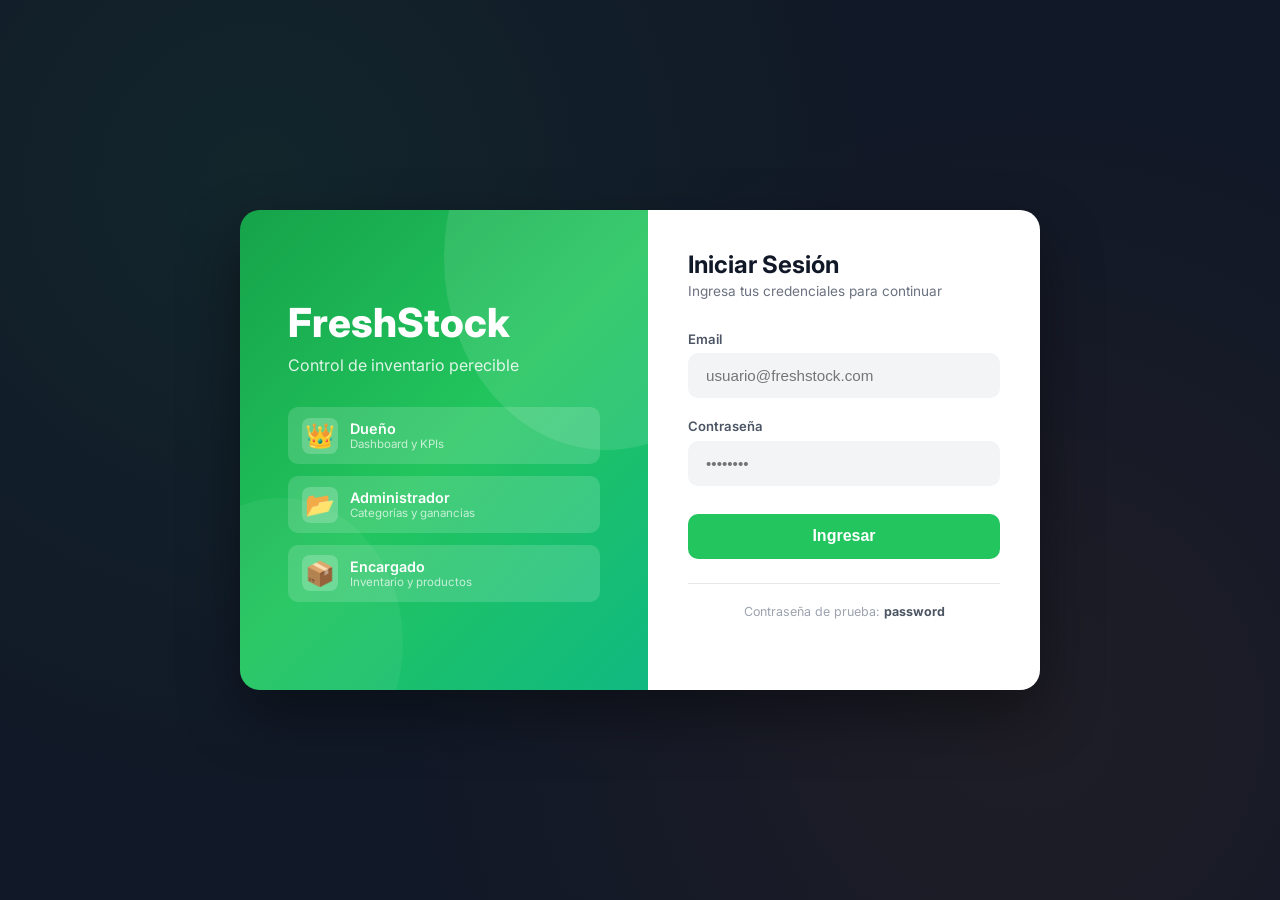
<file: index.html>
<!DOCTYPE html>
<html lang="es">
<head>
    <meta charset="UTF-8">
    <meta name="viewport" content="width=device-width, initial-scale=1.0">
    <title>FreshStock</title>
    <link href="https://fonts.googleapis.com/css2?family=Inter:wght@400;500;600;700&display=swap" rel="stylesheet">
    <link rel="stylesheet" href="css/style.css">
</head>
<body>
    <div class="app-container">
        <aside class="sidebar" id="sidebar">
            <div class="sidebar-header"><h1>FreshStock</h1><p>Control de Inventario</p></div>
            <div class="user-info">
                <span class="user-avatar" id="userAvatar"></span>
                <div class="user-details">
                    <span class="user-name" id="userName"></span>
                    <span class="user-role" id="userRole"></span>
                </div>
            </div>
            <ul class="nav-menu" id="navMenu"></ul>
            <div class="sidebar-user"><a href="#" class="logout-btn" onclick="logout()">Cerrar Sesión</a></div>
        </aside>
        <main class="main-content">
            <div id="pages"></div>
            <div id="toast" class="toast hidden"></div>
        </main>
    </div>

    <!-- Modals -->
    <div id="productModal" class="modal hidden">
        <div class="modal-content">
            <div class="modal-header"><h2 id="modalTitle">Registrar Producto</h2><button class="close-btn" onclick="closeModal()">&times;</button></div>
            <form id="productForm">
                <input type="hidden" id="productId">
                <div class="form-grid">
                    <div class="form-group"><label for="nombre">Nombre *</label><input type="text" id="nombre" required placeholder="Ej: Yogurt Natural 1L"></div>
                    <div class="form-group"><label for="categoria">Categoría *</label><select id="categoria" required><option value="">Seleccionar categoría...</option></select></div>
                    <div class="form-group"><label for="stock">Stock *</label><input type="number" id="stock" required min="0" placeholder="0"></div>
                    <div class="form-group"><label for="stock_min">Stock Mínimo *</label><input type="number" id="stock_min" required min="0" placeholder="5"></div>
                    <div class="form-group"><label for="precio_compra">Precio Compra ($) *</label><input type="number" id="precio_compra" required min="0" step="0.01" placeholder="0.00"></div>
                    <div class="form-group"><label for="precio_venta">Precio Venta ($) *</label><input type="number" id="precio_venta" required min="0" step="0.01" placeholder="0.00"></div>
                    <div class="form-group full-width"><label for="fecha_vencimiento">Fecha Vencimiento *</label><input type="date" id="fecha_vencimiento" required></div>
                </div>
                <div class="form-actions"><button type="button" class="btn btn-secondary" onclick="closeModal()">Cancelar</button><button type="submit" class="btn btn-green">Guardar</button></div>
            </form>
        </div>
    </div>
    <div id="deleteModal" class="modal hidden">
        <div class="modal-content modal-small">
            <div class="modal-header"><h2>Confirmar Eliminación</h2><button class="close-btn" onclick="closeDeleteModal()">&times;</button></div>
            <div class="modal-body"><p>¿Eliminar este producto?</p>
                <div class="form-actions"><button class="btn btn-secondary" onclick="closeDeleteModal()">Cancelar</button><button class="btn btn-red" id="confirmDeleteBtn">Eliminar</button></div>
            </div>
        </div>
    </div>
    <div id="categoryModal" class="modal hidden">
        <div class="modal-content modal-small">
            <div class="modal-header"><h2>Nueva Categoría</h2><button class="close-btn" onclick="closeCategoryModal()">&times;</button></div>
            <form id="categoryForm">
                <div class="form-group"><label for="catName">Nombre de la categoría *</label><input type="text" id="catName" required placeholder="Ej: Refrigerados" list="catSuggestions">
                    <datalist id="catSuggestions"><option value="Lácteos"><option value="Carnes"><option value="Bebidas"><option value="Panadería"><option value="Refrigerados"></datalist>
                </div>
                <div class="form-actions"><button type="button" class="btn btn-secondary" onclick="closeCategoryModal()">Cancelar</button><button type="submit" class="btn btn-green">Guardar</button></div>
            </form>
        </div>
    </div>

    <script src="js/supabase.js"></script>
    <script src="js/app.js"></script>
</body>
</html>
</file>
<file: css/style.css>
* { margin: 0; padding: 0; box-sizing: border-box; }

:root {
    --verde: #22c55e;
    --verde-dark: #16a34a;
    --verde-light: #dcfce7;
    --naranja: #f97316;
    --naranja-dark: #ea580c;
    --naranja-light: #fff7ed;
    --amarillo: #eab308;
    --amarillo-dark: #ca8a04;
    --amarillo-light: #fefce8;
    --rojo: #ef4444;
    --rojo-dark: #dc2626;
    --rojo-light: #fef2f2;
    --azul: #3b82f6;
    --azul-light: #eff6ff;
    --blanco: #ffffff;
    --gris-50: #f9fafb;
    --gris-100: #f3f4f6;
    --gris-200: #e5e7eb;
    --gris-300: #d1d5db;
    --gris-400: #9ca3af;
    --gris-500: #6b7280;
    --gris-600: #4b5563;
    --gris-700: #374151;
    --gris-800: #1f2937;
    --gris-900: #111827;
    --sidebar-w: 260px;
}

body {
    font-family: 'Inter', sans-serif;
    background: var(--gris-50);
    color: var(--gris-800);
}

/* ===== APP CONTAINER ===== */
.app-container {
    display: flex;
    min-height: 100vh;
}

/* ===== SIDEBAR ===== */
.sidebar {
    position: fixed;
    left: 0;
    top: 0;
    bottom: 0;
    width: var(--sidebar-w);
    background: var(--gris-900);
    color: var(--blanco);
    display: flex;
    flex-direction: column;
    z-index: 100;
}

.sidebar-header {
    padding: 1.5rem;
    border-bottom: 1px solid var(--gris-700);
}

.sidebar-header h1 {
    font-size: 1.5rem;
    font-weight: 700;
    color: var(--verde);
}

.sidebar-header p {
    font-size: 0.7rem;
    color: var(--gris-400);
    margin-top: 0.25rem;
    text-transform: uppercase;
    letter-spacing: 0.1em;
}

.user-info {
    display: flex;
    align-items: center;
    gap: 0.75rem;
    padding: 1rem 1.5rem;
    border-bottom: 1px solid var(--gris-700);
}

.user-avatar {
    width: 40px;
    height: 40px;
    background: var(--verde);
    border-radius: 50%;
    display: flex;
    align-items: center;
    justify-content: center;
    font-weight: 700;
    font-size: 0.85rem;
    color: white;
    flex-shrink: 0;
}

.user-details { display: flex; flex-direction: column; }
.user-name { font-weight: 600; font-size: 0.9rem; }
.user-role { font-size: 0.75rem; color: var(--gris-400); text-transform: capitalize; }

.nav-menu {
    list-style: none;
    padding: 0.5rem 0;
    flex: 1;
    overflow-y: auto;
}

.nav-item {
    display: flex;
    align-items: center;
    gap: 0.75rem;
    padding: 0.75rem 1.5rem;
    cursor: pointer;
    transition: all 0.2s;
    color: var(--gris-400);
    font-size: 0.9rem;
    font-weight: 500;
}

.nav-item:hover { color: var(--blanco); background: rgba(255,255,255,0.05); }
.nav-item.active { color: var(--verde); background: rgba(34,197,94,0.1); border-right: 3px solid var(--verde); }
.nav-icon { font-size: 1.2rem; width: 24px; text-align: center; }

.sidebar-user {
    padding: 1rem 1.5rem;
    border-top: 1px solid var(--gris-700);
}

.logout-btn {
    display: block;
    width: 100%;
    padding: 0.6rem;
    text-align: center;
    background: rgba(239,68,68,0.1);
    color: var(--rojo);
    border-radius: 8px;
    text-decoration: none;
    font-weight: 600;
    font-size: 0.85rem;
    transition: all 0.2s;
}

.logout-btn:hover { background: rgba(239,68,68,0.2); }

/* ===== MAIN CONTENT ===== */
.main-content {
    margin-left: var(--sidebar-w);
    flex: 1;
    padding: 2rem;
    min-height: 100vh;
}

/* ===== PAGE HEADER ===== */
.page-header {
    display: flex;
    justify-content: space-between;
    align-items: center;
    margin-bottom: 1.5rem;
    flex-wrap: wrap;
    gap: 1rem;
}

.page-header h2 { font-size: 1.5rem; font-weight: 700; color: var(--gris-900); }
.text-muted { color: var(--gris-500); font-size: 0.85rem; }

.date-badge {
    background: var(--gris-100);
    padding: 0.5rem 1rem;
    border-radius: 20px;
    font-size: 0.8rem;
    color: var(--gris-600);
    font-weight: 500;
}

/* ===== KPI GRID ===== */
.kpi-grid {
    display: grid;
    grid-template-columns: repeat(auto-fit, minmax(200px, 1fr));
    gap: 1rem;
    margin-bottom: 2rem;
}

.kpi-card {
    background: var(--blanco);
    padding: 1.25rem;
    border-radius: 12px;
    display: flex;
    align-items: center;
    gap: 1rem;
    box-shadow: 0 1px 3px rgba(0,0,0,0.08);
    transition: transform 0.2s;
}

.kpi-card:hover { transform: translateY(-2px); }

.kpi-icon { font-size: 2rem; width: 48px; height: 48px; display: flex; align-items: center; justify-content: center; border-radius: 12px; flex-shrink: 0; }
.kpi-info { display: flex; flex-direction: column; }
.kpi-info h3 { font-size: 1.25rem; font-weight: 700; color: var(--gris-900); }
.kpi-info p { font-size: 0.75rem; color: var(--gris-500); margin-top: 0.15rem; }

.kpi-total .kpi-icon { background: var(--azul-light); }
.kpi-danger .kpi-icon { background: var(--rojo-light); }
.kpi-warning .kpi-icon { background: var(--amarillo-light); }
.kpi-low .kpi-icon { background: var(--naranja-light); }
.kpi-success .kpi-icon { background: var(--verde-light); }
.kpi-profit .kpi-icon { background: var(--verde-light); }

/* ===== STATS ROW ===== */
.stats-row {
    display: grid;
    grid-template-columns: repeat(auto-fit, minmax(180px, 1fr));
    gap: 1rem;
    margin-bottom: 2rem;
}

.stat-box {
    background: var(--blanco);
    padding: 1.25rem;
    border-radius: 12px;
    text-align: center;
    box-shadow: 0 1px 3px rgba(0,0,0,0.08);
}

.stat-box .stat-number { font-size: 1.5rem; font-weight: 700; color: var(--gris-900); }
.stat-box .stat-label { font-size: 0.75rem; color: var(--gris-500); margin-top: 0.25rem; }

.stat-green { border-bottom: 3px solid var(--verde); }
.stat-blue { border-bottom: 3px solid var(--azul); }
.stat-green-light { border-bottom: 3px solid var(--verde-light); }
.stat-danger { border-bottom: 3px solid var(--rojo); }
.stat-warning { border-bottom: 3px solid var(--amarillo); }
.stat-orange { border-bottom: 3px solid var(--naranja); }

/* ===== ALERT SUMMARY ===== */
.alert-summary {
    display: grid;
    grid-template-columns: repeat(auto-fit, minmax(180px, 1fr));
    gap: 1rem;
    margin-bottom: 2rem;
}

.alert-card {
    background: var(--blanco);
    padding: 1.5rem;
    border-radius: 12px;
    text-align: center;
    box-shadow: 0 1px 3px rgba(0,0,0,0.08);
}

.alert-card .alert-number { font-size: 2rem; font-weight: 800; }
.alert-card .alert-label { font-size: 0.75rem; color: var(--gris-500); margin-top: 0.25rem; }

.alert-danger .alert-number { color: var(--rojo); }
.alert-orange .alert-number { color: var(--naranja); }
.alert-yellow .alert-number { color: var(--amarillo); }

/* ===== DASHBOARD SECTIONS ===== */
.dashboard-sections {
    display: grid;
    grid-template-columns: 1fr 1fr;
    gap: 1.5rem;
    margin-top: 2rem;
}

.dashboard-section {
    background: var(--blanco);
    border-radius: 12px;
    padding: 1.5rem;
    box-shadow: 0 1px 3px rgba(0,0,0,0.08);
}

.section-title { font-size: 1rem; font-weight: 700; margin-bottom: 1rem; }
.text-danger { color: var(--rojo); }
.text-warning { color: var(--amarillo); }
.text-green { color: var(--verde); }
.text-orange { color: var(--naranja); }

.section-danger { border-top: 3px solid var(--rojo); }
.section-warning { border-top: 3px solid var(--amarillo); }
.section-green { border-top: 3px solid var(--verde); }
.section-orange { border-top: 3px solid var(--naranja); }

/* ===== TABLES ===== */
.table-container {
    background: var(--blanco);
    border-radius: 12px;
    overflow: hidden;
    box-shadow: 0 1px 3px rgba(0,0,0,0.08);
}

.table {
    width: 100%;
    border-collapse: collapse;
}

.table thead { background: var(--gris-50); }
.table th {
    padding: 0.875rem 1rem;
    text-align: left;
    font-size: 0.75rem;
    text-transform: uppercase;
    letter-spacing: 0.05em;
    color: var(--gris-500);
    font-weight: 600;
    border-bottom: 1px solid var(--gris-200);
}

.table td {
    padding: 0.875rem 1rem;
    border-bottom: 1px solid var(--gris-100);
    font-size: 0.875rem;
}

.table tbody tr:hover { background: var(--gris-50); }

/* ===== BADGES ===== */
.badge {
    display: inline-block;
    padding: 0.25rem 0.625rem;
    border-radius: 9999px;
    font-size: 0.75rem;
    font-weight: 600;
}

.badge-green { background: var(--verde-light); color: var(--verde-dark); }
.badge-yellow { background: var(--amarillo-light); color: var(--amarillo-dark); }
.badge-orange { background: var(--naranja-light); color: var(--naranja-dark); }
.badge-red { background: var(--rojo-light); color: var(--rojo-dark); }

/* ===== BUTTONS ===== */
.btn {
    padding: 0.625rem 1.25rem;
    border-radius: 10px;
    font-weight: 600;
    cursor: pointer;
    border: none;
    font-size: 0.875rem;
    transition: all 0.2s;
}

.btn-green { background: var(--verde); color: white; }
.btn-green:hover { background: var(--verde-dark); transform: translateY(-1px); box-shadow: 0 4px 12px rgba(34,197,94,0.3); }
.btn-secondary { background: var(--gris-200); color: var(--gris-700); }
.btn-secondary:hover { background: var(--gris-300); }
.btn-red { background: var(--rojo); color: white; }
.btn-red:hover { background: var(--rojo-dark); }

/* ===== FILTERS ===== */
.filters {
    display: flex;
    gap: 1rem;
    margin-bottom: 1.5rem;
    flex-wrap: wrap;
}

.filters input, .filters select {
    padding: 0.625rem 1rem;
    border: 2px solid var(--gris-200);
    border-radius: 10px;
    font-size: 0.875rem;
    background: var(--blanco);
    transition: border-color 0.2s;
}

.filters input:focus, .filters select:focus { outline: none; border-color: var(--verde); }
.filters input { min-width: 250px; }

/* ===== MODALS ===== */
.modal {
    position: fixed;
    inset: 0;
    background: rgba(0,0,0,0.5);
    display: flex;
    align-items: center;
    justify-content: center;
    z-index: 200;
    padding: 1rem;
}

.modal.hidden { display: none; }

.modal-content {
    background: var(--blanco);
    border-radius: 16px;
    padding: 2rem;
    max-width: 600px;
    width: 100%;
    max-height: 90vh;
    overflow-y: auto;
}

.modal-small { max-width: 420px; }

.modal-header {
    display: flex;
    justify-content: space-between;
    align-items: center;
    margin-bottom: 1.5rem;
}

.modal-header h2 { font-size: 1.25rem; font-weight: 700; }

.close-btn {
    background: none;
    border: none;
    font-size: 1.5rem;
    cursor: pointer;
    color: var(--gris-400);
    transition: color 0.2s;
}

.close-btn:hover { color: var(--gris-900); }

.modal-body { margin-bottom: 1rem; }
.modal-body p { font-size: 0.95rem; }

.form-actions {
    display: flex;
    gap: 0.75rem;
    justify-content: flex-end;
    margin-top: 1.5rem;
}

/* ===== FORMS ===== */
.form-group { margin-bottom: 1rem; }
.form-group label { display: block; color: var(--gris-600); font-size: 0.82rem; font-weight: 600; margin-bottom: 0.4rem; }
.form-group input, .form-group select {
    width: 100%;
    padding: 0.75rem 1rem;
    background: var(--gris-100);
    border: 2px solid transparent;
    border-radius: 10px;
    color: var(--gris-900);
    font-size: 0.95rem;
    transition: all 0.2s;
}
.form-group input:focus, .form-group select:focus { outline: none; border-color: var(--verde); background: white; }

.form-grid {
    display: grid;
    grid-template-columns: 1fr 1fr;
    gap: 1rem;
}

.form-group.full-width { grid-column: span 2; }

/* ===== ACTION BUTTONS ===== */
.action-btns { display: flex; gap: 0.375rem; }

.btn-icon {
    background: none;
    border: none;
    cursor: pointer;
    font-size: 1.125rem;
    padding: 0.375rem;
    border-radius: 6px;
    transition: background 0.2s;
}

.btn-icon:hover { background: var(--gris-200); }

/* ===== CATEGORY BARS ===== */
.category-bars {
    display: flex;
    flex-direction: column;
    gap: 0.75rem;
}

.category-bar-item { display: flex; align-items: center; gap: 1rem; }

.category-bar-label {
    display: flex;
    justify-content: space-between;
    width: 250px;
    font-size: 0.875rem;
    font-weight: 600;
    flex-shrink: 0;
}

.category-bar-track {
    flex: 1;
    height: 0.5rem;
    background: var(--gris-200);
    border-radius: 9999px;
    overflow: hidden;
}

.category-bar-fill {
    height: 100%;
    background: var(--verde);
    border-radius: 9999px;
    transition: width 0.5s;
}

/* ===== REPORT CARDS ===== */
.reports-grid {
    display: grid;
    grid-template-columns: repeat(auto-fit, minmax(220px, 1fr));
    gap: 1rem;
    margin-top: 1.5rem;
}

.report-card {
    background: var(--blanco);
    padding: 1.5rem;
    border-radius: 12px;
    cursor: pointer;
    border: 2px solid var(--gris-200);
    text-align: center;
    transition: all 0.2s;
}

.report-card:hover { border-color: var(--verde); background: var(--verde-light); transform: translateY(-2px); }
.report-icon { font-size: 2rem; margin-bottom: 0.5rem; }
.report-card h3 { font-size: 0.95rem; font-weight: 700; margin-bottom: 0.25rem; }
.report-card p { font-size: 0.8rem; color: var(--gris-500); }

/* ===== TOAST ===== */
.toast {
    position: fixed;
    bottom: 2rem;
    right: 2rem;
    padding: 1rem 1.5rem;
    border-radius: 10px;
    font-weight: 600;
    font-size: 0.875rem;
    z-index: 300;
    box-shadow: 0 10px 25px rgba(0,0,0,0.15);
    transition: all 0.3s;
}

.toast.hidden { opacity: 0; transform: translateY(1rem); pointer-events: none; }
.toast.success { background: var(--verde); color: white; }
.toast.error { background: var(--rojo); color: white; }

/* ===== RESPONSIVE ===== */
@media (max-width: 768px) {
    .sidebar { transform: translateX(-100%); }
    .main-content { margin-left: 0; padding: 1rem; }
    .kpi-grid { grid-template-columns: repeat(2, 1fr); }
    .dashboard-sections { grid-template-columns: 1fr; }
    .form-grid { grid-template-columns: 1fr; }
    .form-group.full-width { grid-column: span 1; }
    .filters { flex-direction: column; }
    .filters input, .filters select { width: 100%; }
}
</file>
